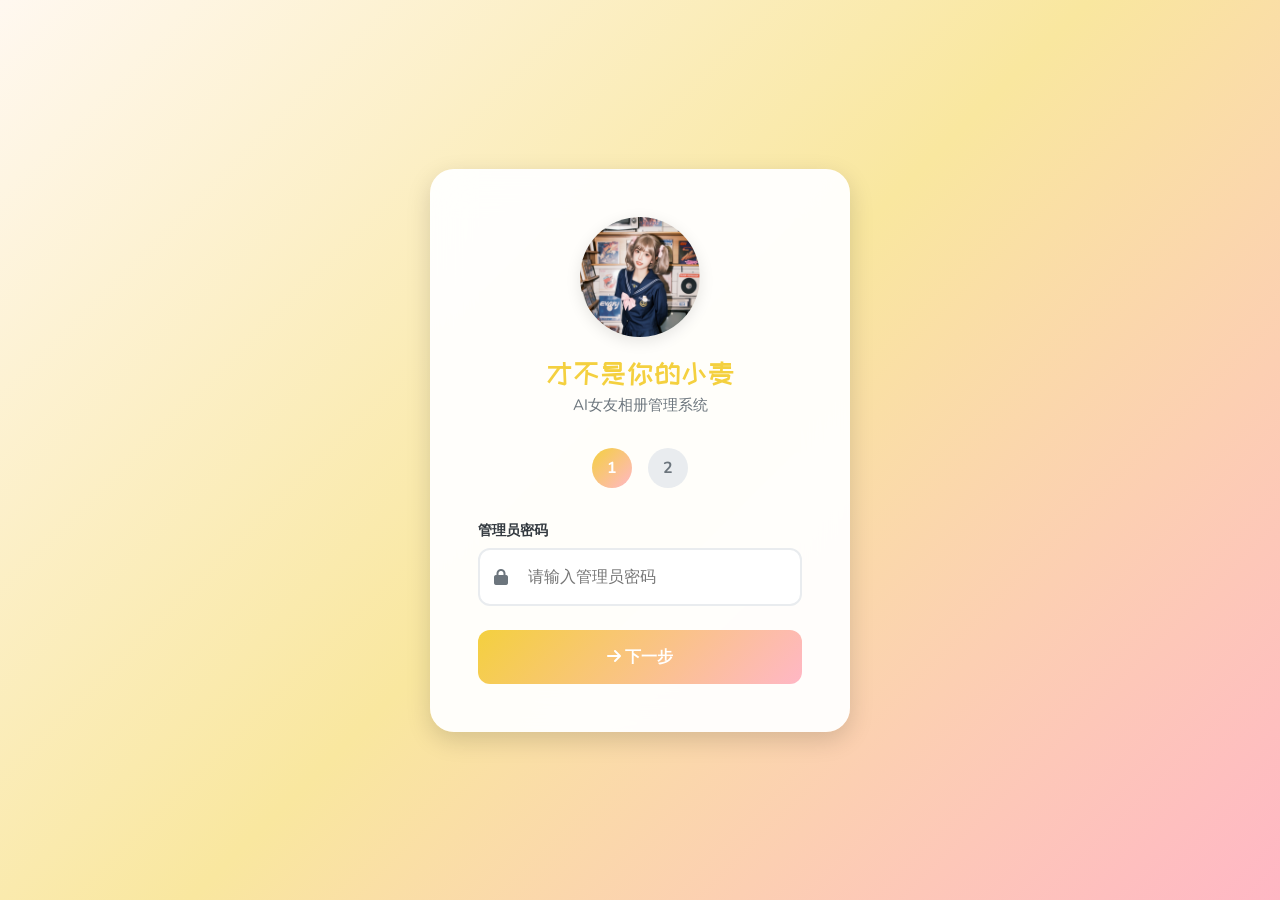
<file: src/admin.html>
<!DOCTYPE html>
<html lang="zh-CN">
<head>
    <meta charset="UTF-8">
    <meta name="viewport" content="width=device-width, initial-scale=1.0, maximum-scale=1.0, user-scalable=no, viewport-fit=cover">
    <title>管理员后台 - 才不是你的小麦</title>
    <link rel="icon" type="image/x-icon" href="favicon.ico">
    <link rel="shortcut icon" type="image/x-icon" href="favicon.ico">
    <link rel="stylesheet" href="css/fonts.css">
    <link rel="stylesheet" href="https://cdnjs.cloudflare.com/ajax/libs/font-awesome/6.4.0/css/all.min.css">
    <style>
        :root {
            --wheat-gold: #F4D03F;
            --wheat-gold-light: #F9E79F;
            --sakura-pink: #FFB7C5;
            --white: #FFFFFF;
            --cream: #FFF8F0;
            --gray-100: #F8F9FA;
            --gray-200: #E9ECEF;
            --gray-600: #6C757D;
            --gray-800: #343A40;
            --danger: #E53E3E;
            --success: #28a745;
            --radius-lg: 24px;
            --radius-md: 16px;
            --radius-sm: 12px;
            --shadow-sm: 0 2px 8px rgba(0,0,0,0.08);
            --shadow-md: 0 4px 16px rgba(0,0,0,0.12);
            --shadow-lg: 0 8px 24px rgba(0,0,0,0.15);
            --shadow-xl: 0 12px 40px rgba(0,0,0,0.2);
        }

        * {
            margin: 0;
            padding: 0;
            box-sizing: border-box;
        }

        body {
            font-family: 'Nunito', sans-serif;
            background: linear-gradient(135deg, #FFF8F0 0%, #F9E79F 50%, #FFB7C5 100%);
            min-height: 100vh;
        }

        /* 顶部导航 */
        .admin-header {
            background: rgba(255, 255, 255, 0.95);
            backdrop-filter: blur(20px);
            padding: 1rem 2rem;
            display: flex;
            justify-content: space-between;
            align-items: center;
            box-shadow: 0 2px 10px rgba(0,0,0,0.1);
            position: fixed;
            top: 0;
            left: 0;
            right: 0;
            z-index: 1000;
        }

        .admin-brand {
            display: flex;
            align-items: center;
            gap: 1rem;
        }

        .admin-logo {
            width: 45px;
            height: 45px;
            border-radius: 50%;
            object-fit: cover;
            border: 2px solid var(--wheat-gold);
        }

        .admin-title {
            font-family: 'ZCOOL KuaiLe', cursive;
            font-size: 1.5rem;
            color: var(--wheat-gold);
        }

        .admin-subtitle {
            font-size: 0.85rem;
            color: var(--gray-600);
        }

        .admin-actions {
            display: flex;
            gap: 1rem;
            align-items: center;
        }

        .btn {
            padding: 0.75rem 1.5rem;
            border: none;
            border-radius: 12px;
            font-size: 0.95rem;
            font-weight: 600;
            cursor: pointer;
            transition: all 0.3s ease;
            display: flex;
            align-items: center;
            gap: 0.5rem;
        }

        .btn-secondary {
            background: var(--gray-200);
            color: var(--gray-800);
        }

        .btn-secondary:hover {
            background: var(--gray-600);
            color: white;
        }

        .btn-danger {
            background: var(--danger);
            color: white;
        }

        .btn-danger:hover {
            background: #c53030;
        }

        /* 侧边栏 */
        .admin-layout {
            display: flex;
            margin-top: 80px;
            min-height: calc(100vh - 80px);
        }

        .admin-sidebar {
            width: 260px;
            background: rgba(255, 255, 255, 0.9);
            backdrop-filter: blur(20px);
            padding: 2rem 1rem;
            position: fixed;
            left: 0;
            top: 80px;
            bottom: 0;
            overflow-y: auto;
        }

        .sidebar-menu {
            list-style: none;
        }

        .sidebar-item {
            margin-bottom: 0.5rem;
        }

        .sidebar-link {
            display: flex;
            align-items: center;
            gap: 0.75rem;
            padding: 1rem 1.25rem;
            border-radius: 12px;
            color: var(--gray-800);
            text-decoration: none;
            transition: all 0.3s ease;
            cursor: pointer;
        }

        .sidebar-link:hover,
        .sidebar-link.active {
            background: linear-gradient(135deg, var(--wheat-gold), var(--sakura-pink));
            color: white;
        }

        .sidebar-link i {
            width: 24px;
            text-align: center;
        }

        /* 主内容区 */
        .admin-main {
            flex: 1;
            margin-left: 260px;
            padding: 2rem;
        }

        .page-title {
            font-size: 2rem;
            font-weight: 800;
            color: var(--gray-800);
            margin-bottom: 2rem;
            display: flex;
            align-items: center;
            gap: 0.75rem;
            position: relative;
        }

        .page-title::before {
            content: '';
            width: 6px;
            height: 2.5rem;
            background: linear-gradient(135deg, var(--wheat-gold), var(--sakura-pink));
            border-radius: 3px;
        }

        .page-title::after {
            content: '';
            position: absolute;
            bottom: -0.5rem;
            left: 0;
            width: 60px;
            height: 4px;
            background: linear-gradient(135deg, var(--wheat-gold), var(--sakura-pink));
            border-radius: 2px;
        }

        /* 统计卡片 */
        .stats-grid {
            display: grid;
            grid-template-columns: repeat(auto-fit, minmax(240px, 1fr));
            gap: 1.5rem;
            margin-bottom: 2rem;
        }

        .stat-card {
            background: rgba(255, 255, 255, 0.95);
            backdrop-filter: blur(20px);
            border-radius: var(--radius-lg);
            padding: 1.5rem;
            box-shadow: var(--shadow-lg);
            display: flex;
            align-items: center;
            gap: 1rem;
        }

        .stat-icon {
            width: 60px;
            height: 60px;
            border-radius: 16px;
            display: flex;
            align-items: center;
            justify-content: center;
            font-size: 1.5rem;
        }

        .stat-icon.blue {
            background: linear-gradient(135deg, #667eea, #764ba2);
            color: white;
        }

        .stat-icon.green {
            background: linear-gradient(135deg, #11998e, #38ef7d);
            color: white;
        }

        .stat-icon.orange {
            background: linear-gradient(135deg, #f093fb, #f5576c);
            color: white;
        }

        .stat-icon.purple {
            background: linear-gradient(135deg, #4facfe, #00f2fe);
            color: white;
        }

        .stat-info h3 {
            font-size: 2rem;
            font-weight: 700;
            color: var(--gray-800);
        }

        .stat-info p {
            color: var(--gray-600);
            font-size: 0.9rem;
        }

        /* 内容区域 */
        .content-section {
            display: none;
        }

        .content-section.active {
            display: block;
        }

        /* 照片管理 */
        .photo-grid {
            display: grid;
            grid-template-columns: repeat(auto-fill, minmax(220px, 1fr));
            gap: 1.5rem;
        }

        .photo-item {
            position: relative;
            background: white;
            border-radius: var(--radius-lg);
            overflow: hidden;
            box-shadow: var(--shadow-md);
            transition: all 0.3s ease;
            border: 2px solid transparent;
        }

        .photo-item:hover {
            transform: translateY(-8px);
            box-shadow: var(--shadow-xl);
            border-color: var(--wheat-gold);
        }

        .photo-item img {
            width: 100%;
            height: 180px;
            object-fit: cover;
            transition: transform 0.3s ease;
        }

        .photo-item:hover img {
            transform: scale(1.05);
        }

        .photo-overlay {
            position: absolute;
            top: 0;
            left: 0;
            right: 0;
            bottom: 0;
            background: linear-gradient(180deg, transparent 0%, rgba(0, 0, 0, 0.7) 100%);
            display: flex;
            align-items: flex-end;
            justify-content: center;
            padding: 1rem;
            opacity: 0;
            transition: opacity 0.3s ease;
            gap: 0.75rem;
        }

        .photo-item:hover .photo-overlay {
            opacity: 1;
        }

        .btn-view, .btn-delete {
            width: 44px;
            height: 44px;
            border-radius: 50%;
            border: none;
            cursor: pointer;
            display: flex;
            align-items: center;
            justify-content: center;
            font-size: 1.1rem;
            transition: all 0.3s ease;
            box-shadow: 0 4px 12px rgba(0, 0, 0, 0.3);
        }

        .btn-view {
            background: linear-gradient(135deg, #667eea, #764ba2);
            color: white;
        }

        .btn-view:hover {
            transform: scale(1.15) rotate(10deg);
            box-shadow: 0 6px 16px rgba(102, 126, 234, 0.5);
        }

        .btn-delete {
            background: linear-gradient(135deg, #f093fb, #f5576c);
            color: white;
        }

        .btn-delete:hover {
            transform: scale(1.15) rotate(-10deg);
            box-shadow: 0 6px 16px rgba(240, 147, 251, 0.5);
        }

        .photo-info {
            padding: 1rem;
            background: linear-gradient(135deg, #fff9f0 0%, #fff 100%);
        }

        .photo-info span {
            display: block;
            font-weight: 600;
            color: var(--gray-800);
            font-size: 0.95rem;
            margin-bottom: 0.25rem;
            overflow: hidden;
            text-overflow: ellipsis;
            white-space: nowrap;
        }

        .photo-info small {
            display: block;
            color: var(--gray-600);
            font-size: 0.85rem;
        }

        .photo-actions {
            display: flex;
            gap: 0.5rem;
            margin-top: 0.75rem;
        }

        .btn-small {
            padding: 0.5rem 1rem;
            font-size: 0.85rem;
            border-radius: 8px;
        }

        /* 照片操作栏 */
        .photo-actions-bar {
            background: linear-gradient(135deg, rgba(255, 255, 255, 0.95) 0%, rgba(255, 248, 240, 0.95) 100%);
            backdrop-filter: blur(20px);
            border-radius: var(--radius-lg);
            padding: 1rem 1.5rem;
            box-shadow: var(--shadow-md);
            border: 2px solid var(--wheat-gold-light);
            display: flex;
            justify-content: space-between;
            align-items: center;
            flex-wrap: wrap;
            gap: 1rem;
        }

        .actions-left {
            display: flex;
            align-items: center;
            gap: 1rem;
        }

        .actions-right {
            display: flex;
            gap: 0.75rem;
        }

        .select-all-label {
            display: flex;
            align-items: center;
            gap: 0.5rem;
            cursor: pointer;
            font-weight: 600;
            color: var(--gray-800);
        }

        .select-all-label input[type="checkbox"] {
            width: 18px;
            height: 18px;
            cursor: pointer;
            accent-color: var(--wheat-gold);
        }

        .selected-count {
            font-weight: 600;
            color: var(--wheat-gold);
            font-size: 0.95rem;
        }

        .btn-cancel, .btn-delete-selected {
            padding: 0.75rem 1.25rem;
            border-radius: var(--radius-md);
            border: none;
            cursor: pointer;
            font-weight: 600;
            font-size: 0.95rem;
            display: flex;
            align-items: center;
            gap: 0.5rem;
            transition: all 0.3s ease;
        }

        .btn-cancel {
            background: var(--gray-200);
            color: var(--gray-800);
        }

        .btn-cancel:hover {
            background: var(--gray-600);
            color: white;
            transform: translateY(-2px);
            box-shadow: var(--shadow-md);
        }

        .btn-delete-selected {
            background: linear-gradient(135deg, #f093fb, #f5576c);
            color: white;
            box-shadow: var(--shadow-sm);
        }

        .btn-delete-selected:hover {
            transform: translateY(-2px);
            box-shadow: var(--shadow-lg);
        }

        /* 选中的照片卡片样式 */
        .photo-item.selected {
            border-color: var(--wheat-gold);
            box-shadow: 0 0 0 4px rgba(244, 208, 63, 0.3);
        }

        .photo-checkbox {
            position: absolute;
            top: 0.75rem;
            left: 0.75rem;
            width: 24px;
            height: 24px;
            cursor: pointer;
            accent-color: var(--wheat-gold);
            z-index: 10;
            opacity: 0;
            transition: opacity 0.3s ease;
        }

        .photo-item:hover .photo-checkbox,
        .photo-item.selected .photo-checkbox {
            opacity: 1;
        }

        /* 分页控件 */
        .pagination {
            display: flex;
            justify-content: center;
            align-items: center;
            gap: 1rem;
            margin-top: 2rem;
            padding: 1.5rem;
            background: rgba(255, 255, 255, 0.95);
            backdrop-filter: blur(20px);
            border-radius: var(--radius-lg);
            box-shadow: var(--shadow-md);
        }

        .pagination-btn {
            display: flex;
            align-items: center;
            gap: 0.5rem;
            padding: 0.75rem 1.5rem;
            background: linear-gradient(135deg, var(--wheat-gold), var(--sakura-pink));
            color: white;
            border: none;
            border-radius: 12px;
            font-size: 1rem;
            font-weight: 600;
            cursor: pointer;
            transition: all 0.3s ease;
        }

        .pagination-btn:hover:not(:disabled) {
            transform: translateY(-2px);
            box-shadow: var(--shadow-lg);
        }

        .pagination-btn:disabled {
            opacity: 0.5;
            cursor: not-allowed;
            transform: none;
        }

        .pagination-info {
            font-size: 1rem;
            font-weight: 600;
            color: var(--gray-700);
        }

        /* 设置页面 */
        .settings-container {
            display: grid;
            grid-template-columns: repeat(2, 1fr);
            gap: 2rem;
            max-width: 1200px;
        }

        .settings-form {
            background: rgba(255, 255, 255, 0.95);
            backdrop-filter: blur(20px);
            border-radius: var(--radius-lg);
            padding: 2rem;
            box-shadow: var(--shadow-lg);
        }

        .settings-form.full-width {
            grid-column: 1 / -1;
        }

        .form-group {
            margin-bottom: 1.5rem;
        }

        .form-label {
            display: block;
            margin-bottom: 0.5rem;
            font-weight: 600;
            color: var(--gray-800);
        }

        .form-input {
            width: 100%;
            padding: 0.875rem 1rem;
            border: 2px solid var(--gray-200);
            border-radius: 12px;
            font-size: 1rem;
            transition: all 0.3s ease;
        }

        .form-input:focus {
            outline: none;
            border-color: var(--wheat-gold);
        }

        .form-hint {
            font-size: 0.85rem;
            color: var(--gray-600);
            margin-top: 0.5rem;
        }

        /* 上传区域 */
        .upload-section {
            background: rgba(255, 255, 255, 0.95);
            backdrop-filter: blur(20px);
            border-radius: var(--radius-lg);
            padding: 2rem;
            box-shadow: var(--shadow-lg);
            margin-bottom: 2rem;
        }

        .upload-area {
            border: 3px dashed var(--wheat-gold);
            border-radius: var(--radius-md);
            padding: 3rem;
            text-align: center;
            cursor: pointer;
            transition: all 0.3s ease;
        }

        .upload-area:hover {
            background: rgba(244, 208, 63, 0.1);
        }

        .upload-area i {
            font-size: 3rem;
            color: var(--wheat-gold);
            margin-bottom: 1rem;
        }

        .upload-area h3 {
            color: var(--gray-800);
            margin-bottom: 0.5rem;
        }

        .upload-area p {
            color: var(--gray-600);
        }

        /* 空状态 */
        .empty-state {
            text-align: center;
            padding: 5rem 2rem;
            color: var(--gray-600);
            background: linear-gradient(135deg, rgba(255, 255, 255, 0.8) 0%, rgba(255, 248, 240, 0.9) 100%);
            border-radius: var(--radius-lg);
            border: 2px dashed var(--wheat-gold-light);
            margin-top: 2rem;
        }

        .empty-state i {
            font-size: 5rem;
            margin-bottom: 1.5rem;
            background: linear-gradient(135deg, var(--wheat-gold), var(--sakura-pink));
            -webkit-background-clip: text;
            -webkit-text-fill-color: transparent;
            background-clip: text;
        }

        .empty-state h3 {
            font-size: 1.5rem;
            color: var(--gray-800);
            margin-bottom: 0.5rem;
        }

        .empty-state p {
            font-size: 1rem;
            color: var(--gray-600);
        }

        /* 加载动画 */
        .loading-overlay {
            position: fixed;
            top: 0;
            left: 0;
            right: 0;
            bottom: 0;
            background: rgba(255,255,255,0.9);
            display: flex;
            align-items: center;
            justify-content: center;
            z-index: 9999;
        }

        .loading-spinner {
            width: 50px;
            height: 50px;
            border: 4px solid var(--gray-200);
            border-top-color: var(--wheat-gold);
            border-radius: 50%;
            animation: spin 1s linear infinite;
        }

        @keyframes spin {
            to { transform: rotate(360deg); }
        }

        .hidden {
            display: none !important;
        }

        /* 响应式 */
        @media (max-width: 768px) {
            .admin-header {
                padding: 0.75rem 1rem;
            }
            
            .admin-logo {
                width: 35px;
                height: 35px;
            }
            
            .admin-title {
                font-size: 1.1rem;
            }
            
            .admin-subtitle {
                font-size: 0.75rem;
            }
            
            .admin-actions {
                gap: 0.5rem;
            }

            .admin-actions .btn {
                padding: 0.5rem 0.75rem;
                font-size: 0.8rem;
            }

            .admin-actions .btn span {
                display: none;
            }
            
            .admin-sidebar {
                width: 100%;
                position: fixed;
                bottom: 0;
                left: 0;
                top: auto;
                padding: 0.5rem;
                z-index: 100;
            }
            
            .sidebar-menu {
                display: flex;
                justify-content: space-around;
                gap: 0;
            }
            
            .sidebar-item {
                margin: 0;
            }
            
            .sidebar-link {
                flex-direction: column;
                padding: 0.5rem;
                font-size: 0.7rem;
                gap: 0.25rem;
            }
            
            .sidebar-link i {
                font-size: 1.2rem;
            }
            
            .sidebar-link span {
                display: block;
            }
            
            .admin-main {
                margin-left: 0;
                padding: 1rem;
                padding-bottom: 90px;
            }
            
            .admin-layout {
                flex-direction: column;
            }
            
            .stats-grid {
                grid-template-columns: repeat(2, 1fr);
                gap: 1rem;
            }
            
            .stat-card {
                padding: 1rem;
            }
            
            .stat-icon {
                width: 45px;
                height: 45px;
                font-size: 1.2rem;
            }
            
            .stat-info h3 {
                font-size: 1.5rem;
            }
            
            .settings-form {
                padding: 1.5rem;
            }

            .settings-container {
                grid-template-columns: 1fr;
            }
        }

        @media (max-width: 480px) {
            .stats-grid {
                grid-template-columns: 1fr;
            }
            
            .page-title {
                font-size: 1.4rem;
            }
            
            .upload-area {
                padding: 2rem 1rem;
            }
            
            .photo-grid {
                grid-template-columns: repeat(2, 1fr);
                gap: 1rem;
            }
        }
    </style>
</head>
<body>
    <!-- 加载动画 -->
    <div class="loading-overlay" id="loading">
        <div class="loading-spinner"></div>
    </div>

    <!-- 顶部导航 -->
    <header class="admin-header">
        <div class="admin-brand">
            <img src="images/logo.png" alt="Logo" class="admin-logo">
            <div>
                <div class="admin-title">才不是你的小麦</div>
                <div class="admin-subtitle">管理员后台</div>
            </div>
        </div>
        <div class="admin-actions">
            <button class="btn btn-secondary" onclick="window.location.href='index.html'">
                <i class="fas fa-home"></i> 返回首页
            </button>
            <button class="btn btn-danger" id="logout-btn">
                <i class="fas fa-sign-out-alt"></i> 退出登录
            </button>
        </div>
    </header>

    <div class="admin-layout">
        <!-- 侧边栏 -->
        <aside class="admin-sidebar">
            <ul class="sidebar-menu">
                <li class="sidebar-item">
                    <a class="sidebar-link active" data-page="dashboard">
                        <i class="fas fa-chart-line"></i>
                        <span>数据概览</span>
                    </a>
                </li>
                <li class="sidebar-item">
                    <a class="sidebar-link" data-page="photos">
                        <i class="fas fa-images"></i>
                        <span>照片管理</span>
                    </a>
                </li>
                <li class="sidebar-item">
                    <a class="sidebar-link" data-page="upload">
                        <i class="fas fa-cloud-upload-alt"></i>
                        <span>上传照片</span>
                    </a>
                </li>
                <li class="sidebar-item">
                    <a class="sidebar-link" data-page="music">
                        <i class="fas fa-music"></i>
                        <span>音乐管理</span>
                    </a>
                </li>
                <li class="sidebar-item">
                    <a class="sidebar-link" data-page="settings">
                        <i class="fas fa-cog"></i>
                        <span>系统设置</span>
                    </a>
                </li>
            </ul>
        </aside>

        <!-- 主内容区 -->
        <main class="admin-main">
            <!-- 数据概览 -->
            <section class="content-section active" id="page-dashboard">
                <h1 class="page-title">数据概览</h1>
                <div class="stats-grid">
                    <div class="stat-card">
                        <div class="stat-icon blue">
                            <i class="fas fa-images"></i>
                        </div>
                        <div class="stat-info">
                            <h3 id="stat-photos">0</h3>
                            <p>总照片数</p>
                        </div>
                    </div>
                    <div class="stat-card">
                        <div class="stat-icon green">
                            <i class="fas fa-calendar"></i>
                        </div>
                        <div class="stat-info">
                            <h3 id="stat-days">0</h3>
                            <p>记录天数</p>
                        </div>
                    </div>
                    <div class="stat-card">
                        <div class="stat-icon orange">
                            <i class="fas fa-heart"></i>
                        </div>
                        <div class="stat-info">
                            <h3 id="stat-likes">0</h3>
                            <p>总点赞数</p>
                        </div>
                    </div>
                    <div class="stat-card">
                        <div class="stat-icon purple">
                            <i class="fas fa-hdd"></i>
                        </div>
                        <div class="stat-info">
                            <h3 id="stat-storage">0MB</h3>
                            <p>存储占用</p>
                        </div>
                    </div>
                </div>
            </section>

            <!-- 照片管理 -->
            <section class="content-section" id="page-photos">
                <h1 class="page-title">照片管理</h1>
                <div class="photos-toolbar" style="display: flex; justify-content: space-between; align-items: center; margin-bottom: 1.5rem; flex-wrap: wrap; gap: 1rem;">
                    <div class="per-page-selector">
                        <label style="color: var(--gray-600); font-size: 0.9rem; margin-right: 0.5rem;">每页显示：</label>
                        <select id="per-page-select" onchange="changePerPage(this.value)" style="padding: 0.5rem 1rem; border: 2px solid var(--wheat-gold-light); border-radius: 8px; background: white; color: var(--gray-800); font-size: 0.9rem; cursor: pointer;">
                            <option value="30" selected>30条</option>
                            <option value="50">50条</option>
                            <option value="100">100条</option>
                            <option value="200">200条</option>
                            <option value="500">500条</option>
                        </select>
                    </div>
                    <div>
                        <button class="btn" style="background: linear-gradient(135deg, #667eea, #764ba2); color: white;" onclick="deduplicatePhotos()">
                            <i class="fas fa-sync-alt"></i> 一键去重
                        </button>
                    </div>
                </div>
                <div class="photo-actions-bar" id="photo-actions-bar" style="display: none; margin-bottom: 1.5rem;">
                    <div class="actions-left">
                        <label class="select-all-label">
                            <input type="checkbox" id="select-all-checkbox" onchange="toggleSelectAll()">
                            <span>全选</span>
                        </label>
                        <span class="selected-count" id="selected-count">已选择 0 张</span>
                    </div>
                    <div class="actions-right">
                        <button class="btn-cancel" onclick="cancelSelection()">
                            <i class="fas fa-times"></i>
                            取消选择
                        </button>
                        <button class="btn-delete-selected" onclick="deleteSelectedPhotos()">
                            <i class="fas fa-trash"></i>
                            删除选中
                        </button>
                    </div>
                </div>
                <div class="photo-grid" id="photo-grid">
                    <!-- 照片列表将在这里动态生成 -->
                </div>
                <div class="pagination" id="pagination" style="display: none;">
                    <button class="pagination-btn" id="prev-page" onclick="goToPrevPage()">
                        <i class="fas fa-chevron-left"></i>
                        上一页
                    </button>
                    <span class="pagination-info" id="pagination-info"></span>
                    <button class="pagination-btn" id="next-page" onclick="goToNextPage()">
                        下一页
                        <i class="fas fa-chevron-right"></i>
                    </button>
                </div>
                <div class="empty-state" id="empty-photos">
                    <i class="fas fa-images"></i>
                    <h3>暂无照片</h3>
                    <p>点击左侧"上传照片"添加您的第一张照片</p>
                </div>
            </section>

            <!-- 上传照片 -->
            <section class="content-section" id="page-upload">
                <h1 class="page-title">上传照片</h1>
                <div class="upload-section">
                    <div class="upload-area" id="upload-area">
                        <i class="fas fa-cloud-upload-alt"></i>
                        <h3>点击或拖拽照片到这里</h3>
                        <p>支持 JPG、PNG、GIF 格式，单张最大 50MB</p>
                        <input type="file" id="file-input" multiple accept="image/*" hidden>
                    </div>
                    <div id="upload-preview" style="margin-top: 1.5rem;"></div>
                    <div id="upload-progress" style="display: none; margin-top: 1rem;">
                        <div style="background: var(--gray-200); border-radius: 8px; overflow: hidden;">
                            <div id="progress-bar" style="width: 0%; height: 8px; background: linear-gradient(90deg, var(--wheat-gold), var(--sakura-pink)); transition: width 0.3s;"></div>
                        </div>
                        <p style="text-align: center; margin-top: 0.5rem; color: var(--gray-600);">
                            上传中... <span id="progress-text">0%</span>
                        </p>
                    </div>
                </div>
            </section>

            <!-- 音乐管理 -->
            <section class="content-section" id="page-music">
                <h1 class="page-title">音乐管理</h1>
                <div class="upload-section">
                    <div class="upload-area" id="music-upload-area">
                        <i class="fas fa-music"></i>
                        <h3>点击或拖拽音乐文件到这里</h3>
                        <p>支持 MP3、WAV、OGG 格式</p>
                        <input type="file" id="music-input" multiple accept="audio/*" hidden>
                    </div>
                    <div id="music-list" style="margin-top: 2rem;">
                        <!-- 音乐列表将在这里显示 -->
                    </div>
                </div>
            </section>

            <!-- 系统设置 -->
            <section class="content-section" id="page-settings">
                <h1 class="page-title">系统设置</h1>

                <div class="settings-container">
                <!-- 修改密码 -->
                <div class="settings-form">
                    <h3 style="margin-bottom: 1.5rem; color: var(--gray-800);">
                        <i class="fas fa-lock" style="color: var(--wheat-gold);"></i>
                        修改登录密码
                    </h3>
                    <div class="form-group">
                        <label class="form-label">当前密码</label>
                        <input type="password" class="form-input" id="current-password" placeholder="请输入当前密码">
                    </div>
                    <div class="form-group">
                        <label class="form-label">新密码</label>
                        <input type="password" class="form-input" id="new-password" placeholder="请输入新密码（至少6位）">
                    </div>
                    <div class="form-group">
                        <label class="form-label">确认新密码</label>
                        <input type="password" class="form-input" id="confirm-password" placeholder="请再次输入新密码">
                    </div>
                    <button class="btn btn-secondary" onclick="changePassword()">
                        <i class="fas fa-key"></i> 修改密码
                    </button>
                </div>

                <!-- 2FA设置 -->
                <div class="settings-form">
                    <h3 style="margin-bottom: 1.5rem; color: var(--gray-800);">
                        <i class="fas fa-shield-alt" style="color: var(--sakura-pink);"></i>
                        两步验证设置 (Google Authenticator)
                    </h3>
                    
                    <!-- 2FA 状态显示 -->
                    <div id="2fa-status" style="margin-bottom: 1.5rem;">
                        <p style="color: var(--gray-600);">
                            <i class="fas fa-circle" style="color: var(--gray-400);" id="2fa-status-icon"></i>
                            <span id="2fa-status-text">正在检查状态...</span>
                        </p>
                    </div>
                    
                    <!-- 启用2FA按钮 -->
                    <button class="btn btn-secondary" id="btn-enable-2fa" onclick="show2FASetup()" style="display: none;">
                        <i class="fas fa-qrcode"></i> 启用两步验证
                    </button>
                    
                    <!-- 禁用2FA按钮 -->
                    <button class="btn btn-danger" id="btn-disable-2fa" onclick="disable2FA()" style="display: none;">
                        <i class="fas fa-times-circle"></i> 禁用两步验证
                    </button>
                    
                    <!-- 2FA 设置面板 -->
                    <div id="twofa-setup-panel" style="display: none; margin-top: 2rem; padding: 1.5rem; background: var(--gray-100); border-radius: 12px;">
                        <h4 style="margin-bottom: 1rem; color: var(--gray-800);">扫描二维码绑定</h4>
                        <p style="color: var(--gray-600); margin-bottom: 1rem; font-size: 0.9rem;">
                            请使用 Google Authenticator 或类似应用扫描下方二维码
                        </p>
                        
                        <!-- 二维码容器 -->
                        <div style="text-align: center; margin-bottom: 1.5rem;">
                            <div id="2fa-qr-code" style="display: inline-block; padding: 1rem; background: white; border-radius: 8px;"></div>
                        </div>
                        
                        <!-- 密钥显示 -->
                        <div style="margin-bottom: 1.5rem;">
                            <p style="color: var(--gray-600); font-size: 0.85rem; margin-bottom: 0.5rem;">如果无法扫描，请手动输入以下密钥：</p>
                            <div style="background: white; padding: 0.75rem; border-radius: 8px; font-family: monospace; font-size: 1rem; word-break: break-all;" id="2fa-secret-display"></div>
                        </div>
                        
                        <!-- 验证码输入 -->
                        <div class="form-group">
                            <label class="form-label">请输入 Google Authenticator 中的6位验证码以完成绑定</label>
                            <div class="otp-inputs" style="display: flex; gap: 0.5rem; justify-content: center; margin-top: 0.5rem;">
                                <input type="text" class="otp-input" maxlength="1" data-index="0" style="width: 45px; height: 55px; text-align: center; font-size: 1.2rem; border: 2px solid var(--gray-300); border-radius: 8px;">
                                <input type="text" class="otp-input" maxlength="1" data-index="1" style="width: 45px; height: 55px; text-align: center; font-size: 1.2rem; border: 2px solid var(--gray-300); border-radius: 8px;">
                                <input type="text" class="otp-input" maxlength="1" data-index="2" style="width: 45px; height: 55px; text-align: center; font-size: 1.2rem; border: 2px solid var(--gray-300); border-radius: 8px;">
                                <input type="text" class="otp-input" maxlength="1" data-index="3" style="width: 45px; height: 55px; text-align: center; font-size: 1.2rem; border: 2px solid var(--gray-300); border-radius: 8px;">
                                <input type="text" class="otp-input" maxlength="1" data-index="4" style="width: 45px; height: 55px; text-align: center; font-size: 1.2rem; border: 2px solid var(--gray-300); border-radius: 8px;">
                                <input type="text" class="otp-input" maxlength="1" data-index="5" style="width: 45px; height: 55px; text-align: center; font-size: 1.2rem; border: 2px solid var(--gray-300); border-radius: 8px;">
                            </div>
                        </div>
                        
                        <div style="display: flex; gap: 1rem; margin-top: 1.5rem;">
                            <button class="btn btn-secondary" onclick="cancel2FASetup()" style="flex: 1;">
                                取消
                            </button>
                            <button class="btn btn-primary" onclick="verifyAndSave2FA()" style="flex: 1;">
                                <i class="fas fa-check"></i> 完成绑定
                            </button>
                        </div>
                    </div>
                </div>

                <!-- 网站设置 -->
                <div class="settings-form">
                    <h3 style="margin-bottom: 1.5rem; color: var(--gray-800);">
                        <i class="fas fa-cog" style="color: var(--gray-600);"></i>
                        网站设置
                    </h3>
                    <div class="form-group">
                        <label class="form-label">网站名称</label>
                        <input type="text" class="form-input" id="setting-sitename" value="才不是你的小麦">
                    </div>
                    <button class="btn btn-secondary" onclick="saveSiteSettings()">
                        <i class="fas fa-save"></i> 保存设置
                    </button>
                </div>

                <!-- 百度内容审核设置 -->
                <div class="settings-form" style="margin-top: 2rem;">
                    <h3 style="margin-bottom: 1.5rem; color: var(--gray-800);">
                        <i class="fas fa-shield-alt" style="color: var(--gray-600);"></i>
                        百度内容审核
                    </h3>
                    <div class="form-group">
                        <label class="form-label">
                            <input type="checkbox" id="censor-enabled" style="margin-right: 0.5rem;">
                            启用图片内容审核
                        </label>
                        <p style="font-size: 0.85rem; color: var(--gray-600); margin-top: 0.5rem;">
                            开启后，上传的图片将自动进行违规内容检测
                        </p>
                    </div>
                    <div class="form-group">
                        <label class="form-label">API Key</label>
                        <input type="text" class="form-input" id="censor-api-key" placeholder="请输入百度智能云API Key">
                    </div>
                    <div class="form-group">
                        <label class="form-label">Secret Key</label>
                        <input type="password" class="form-input" id="censor-secret-key" placeholder="请输入百度智能云Secret Key">
                    </div>
                    <button class="btn btn-secondary" onclick="saveCensorSettings()">
                        <i class="fas fa-save"></i> 保存审核设置
                    </button>
                </div>
                </div>
            </section>
        </main>
    </div>

    <script>
        // 检查登录状态
        function checkLogin() {
            const loggedIn = sessionStorage.getItem('admin_logged_in');
            if (!loggedIn) {
                window.location.href = 'login.html';
                return false;
            }
            return true;
        }

        // 页面切换
        document.querySelectorAll('.sidebar-link').forEach(link => {
            link.addEventListener('click', () => {
                const page = link.dataset.page;
                
                // 更新侧边栏激活状态
                document.querySelectorAll('.sidebar-link').forEach(l => l.classList.remove('active'));
                link.classList.add('active');
                
                // 切换内容区域
                document.querySelectorAll('.content-section').forEach(section => {
                    section.classList.remove('active');
                });
                document.getElementById(`page-${page}`).classList.add('active');
            });
        });

        // 退出登录
        document.getElementById('logout-btn').addEventListener('click', () => {
            sessionStorage.removeItem('admin_logged_in');
            sessionStorage.removeItem('login_time');
            window.location.href = 'login.html';
        });

        // 上传功能
        function initUpload() {
            const uploadArea = document.getElementById('upload-area');
            const fileInput = document.getElementById('file-input');
            
            uploadArea.addEventListener('click', () => fileInput.click());
            
            uploadArea.addEventListener('dragover', (e) => {
                e.preventDefault();
                uploadArea.style.background = 'rgba(244, 208, 63, 0.2)';
            });
            
            uploadArea.addEventListener('dragleave', () => {
                uploadArea.style.background = '';
            });
            
            uploadArea.addEventListener('drop', (e) => {
                e.preventDefault();
                uploadArea.style.background = '';
                handleFiles(e.dataTransfer.files);
            });
            
            fileInput.addEventListener('change', (e) => {
                handleFiles(e.target.files);
            });
        }

        async function handleFiles(files) {
            const preview = document.getElementById('upload-preview');
            const progressDiv = document.getElementById('upload-progress');
            const progressBar = document.getElementById('progress-bar');
            const progressText = document.getElementById('progress-text');
            
            preview.innerHTML = '';
            
            // 过滤图片文件
            const imageFiles = Array.from(files).filter(file => file.type.startsWith('image/'));
            
            if (imageFiles.length === 0) {
                alert('请选择图片文件');
                return;
            }
            
            // 显示预览
            const imagePreviews = [];
            imageFiles.forEach(file => {
                const reader = new FileReader();
                reader.onload = (e) => {
                    const img = document.createElement('img');
                    img.src = e.target.result;
                    img.style.width = '100px';
                    img.style.height = '100px';
                    img.style.objectFit = 'cover';
                    img.style.borderRadius = '8px';
                    img.style.margin = '5px';
                    preview.appendChild(img);
                    imagePreviews.push({ file: file, src: e.target.result });
                };
                reader.readAsDataURL(file);
            });
            
            // 显示进度条
            progressDiv.style.display = 'block';
            progressBar.style.width = '0%';
            progressText.textContent = '0%';
            
            // 分批上传 - 每次 15 张
            const BATCH_SIZE = 15;
            let totalUploaded = 0;
            let totalFailed = 0;
            let failedFiles = [];
            
            for (let i = 0; i < imageFiles.length; i += BATCH_SIZE) {
                const batch = imageFiles.slice(i, i + BATCH_SIZE);
                
                // 创建 FormData
                const formData = new FormData();
                batch.forEach(file => {
                    formData.append('files[]', file);
                });
                
                try {
                    const response = await fetch('api/upload.php', {
                        method: 'POST',
                        body: formData,
                        credentials: 'include'
                    });
                    
                    const data = await response.json();
                    
                    if (data.success) {
                        totalUploaded += data.count || 0;
                    } else {
                        totalFailed += batch.length;
                        // 记录失败的文件
                        batch.forEach(f => {
                            const preview = imagePreviews.find(p => p.file.name === f.name);
                            failedFiles.push({
                                name: f.name,
                                src: preview ? preview.src : '',
                                message: data.message || '上传失败'
                            });
                        });
                    }
                } catch (error) {
                    console.error('批次上传错误:', error);
                    totalFailed += batch.length;
                    batch.forEach(f => {
                        const preview = imagePreviews.find(p => p.file.name === f.name);
                        failedFiles.push({
                            name: f.name,
                            src: preview ? preview.src : '',
                            message: error.message || '上传失败'
                        });
                    });
                }
                
                // 更新进度
                const progress = Math.round(((i + BATCH_SIZE) / imageFiles.length) * 100);
                progressBar.style.width = Math.min(progress, 100) + '%';
                progressText.textContent = Math.min(progress, 100) + '%';
            }
            
            // 完成
            progressBar.style.width = '100%';
            progressText.textContent = '100%';
            
            setTimeout(() => {
                let message = '';
                if (totalUploaded > 0 && totalFailed === 0) {
                    message = `成功上传 ${totalUploaded} 张照片！`;
                } else if (totalUploaded > 0 && totalFailed > 0) {
                    message = `成功上传 ${totalUploaded} 张照片，失败 ${totalFailed} 张`;
                } else {
                    message = '上传失败，请重试';
                }
                
                // 显示失败原因
                if (failedFiles.length > 0) {
                    const failDetails = failedFiles.map(f => `• ${f.name}: ${f.message}`).join('\n');
                    message += '\n\n失败原因：\n' + failDetails;
                }
                
                alert(message);
                progressDiv.style.display = 'none';
                
                // 如果有失败的文件，保留预览并标记失败的图片
                if (failedFiles.length > 0) {
                    preview.innerHTML = '';
                    failedFiles.forEach(fail => {
                        const failedImg = document.createElement('div');
                        failedImg.style.display = 'inline-block';
                        failedImg.style.position = 'relative';
                        failedImg.style.width = '100px';
                        failedImg.style.height = '100px';
                        failedImg.style.margin = '5px';
                        failedImg.style.borderRadius = '8px';
                        failedImg.style.overflow = 'hidden';
                        
                        const img = document.createElement('img');
                        img.src = fail.src;
                        img.style.width = '100px';
                        img.style.height = '100px';
                        img.style.objectFit = 'cover';
                        failedImg.appendChild(img);
                        
                        const failBadge = document.createElement('div');
                        failBadge.style.position = 'absolute';
                        failBadge.style.top = '0';
                        failBadge.style.left = '0';
                        failBadge.style.right = '0';
                        failBadge.style.bottom = '0';
                        failBadge.style.background = 'rgba(255, 0, 0, 0.7)';
                        failBadge.style.display = 'flex';
                        failBadge.style.alignItems = 'center';
                        failBadge.style.justifyContent = 'center';
                        failBadge.style.color = 'white';
                        failBadge.style.fontSize = '10px';
                        failBadge.style.textAlign = 'center';
                        failBadge.style.padding = '2px';
                        failBadge.textContent = '失败';
                        failedImg.appendChild(failBadge);
                        
                        preview.appendChild(failedImg);
                    });
                } else {
                    preview.innerHTML = '';
                }
                
                loadPhotos(); // 刷新照片列表
                loadStats(); // 刷新统计数据
            }, 500);
        }

        // 加载照片列表
        let allPhotos = [];
        let selectedPhotoIds = new Set();
        let currentPage = 1;
        let paginationData = null;
        let perPage = 30; // 默认每页30条，可修改
        
        async function loadPhotos(page = 1) {
            const grid = document.getElementById('photo-grid');
            const emptyState = document.getElementById('empty-photos');
            const pagination = document.getElementById('pagination');
            
            try {
                const response = await fetch(`api/gallery.php?action=list&page=${page}&per_page=${perPage}`);
                const data = await response.json();
                
                if (!data.success) {
                    grid.innerHTML = `<p style="color: red; text-align: center;">加载失败: ${data.message}</p>`;
                    return;
                }
                
                currentPage = page;
                allPhotos = data.photos || [];
                paginationData = data.pagination || null;
                selectedPhotoIds.clear();
                updateSelectionUI();
                
                if (allPhotos.length === 0 && currentPage === 1) {
                    emptyState.style.display = 'block';
                    grid.innerHTML = '';
                    pagination.style.display = 'none';
                    return;
                }
                
                emptyState.style.display = 'none';
                grid.innerHTML = allPhotos.map(photo => `
                    <div class="photo-item" data-id="${photo.id}" id="photo-${photo.id}">
                        <input type="checkbox" class="photo-checkbox" 
                               data-id="${photo.id}" 
                               onchange="togglePhotoSelection(${photo.id})">
                        <img src="${photo.thumb_path}" alt="${photo.original_name}" loading="lazy">
                        <div class="photo-overlay">
                            <button class="btn-view" onclick="viewPhoto('${photo.file_path}')">
                                <i class="fas fa-eye"></i>
                            </button>
                            <button class="btn-delete" onclick="deleteSinglePhoto(${photo.id})">
                                <i class="fas fa-trash"></i>
                            </button>
                        </div>
                        <div class="photo-info">
                            <span>${photo.original_name}</span>
                            <small>${new Date(photo.uploaded_at).toLocaleDateString()}</small>
                        </div>
                    </div>
                `).join('');
                
                updatePaginationUI();
                
            } catch (error) {
                console.error('加载照片失败:', error);
                grid.innerHTML = '<p style="color: red; text-align: center;">加载失败，请刷新重试</p>';
            }
        }
        
        function updatePaginationUI() {
            const pagination = document.getElementById('pagination');
            const prevBtn = document.getElementById('prev-page');
            const nextBtn = document.getElementById('next-page');
            const paginationInfo = document.getElementById('pagination-info');
            
            if (!paginationData || paginationData.total_pages <= 1) {
                pagination.style.display = 'none';
                return;
            }
            
            pagination.style.display = 'flex';
            
            prevBtn.disabled = currentPage <= 1;
            nextBtn.disabled = currentPage >= paginationData.total_pages;
            
            paginationInfo.textContent = `第 ${currentPage} / ${paginationData.total_pages} 页 (共 ${paginationData.total} 张)`;
        }
        
        function goToPrevPage() {
            if (currentPage > 1) {
                loadPhotos(currentPage - 1);
            }
        }
        
        function goToNextPage() {
            if (paginationData && currentPage < paginationData.total_pages) {
                loadPhotos(currentPage + 1);
            }
        }
        
        // 切换每页显示数量
        function changePerPage(value) {
            perPage = parseInt(value);
            currentPage = 1; // 重置到第一页
            loadPhotos(1);
        }
        
        // 查看照片
        function viewPhoto(url) {
            window.open(url, '_blank');
        }
        
        // 切换单张照片选择状态
        function togglePhotoSelection(id) {
            if (selectedPhotoIds.has(id)) {
                selectedPhotoIds.delete(id);
            } else {
                selectedPhotoIds.add(id);
            }
            updateSelectionUI();
        }
        
        // 全选/取消全选
        function toggleSelectAll() {
            const selectAllCheckbox = document.getElementById('select-all-checkbox');
            
            if (selectAllCheckbox.checked) {
                allPhotos.forEach(photo => {
                    selectedPhotoIds.add(photo.id);
                });
            } else {
                selectedPhotoIds.clear();
            }
            
            updateSelectionUI();
        }
        
        // 取消选择
        function cancelSelection() {
            selectedPhotoIds.clear();
            updateSelectionUI();
        }
        
        // 一键去重
        async function deduplicatePhotos() {
            if (!confirm('确定要执行一键去重吗？系统将保留上传时间最早的照片，删除其他重复照片。')) {
                return;
            }
            
            const loading = document.getElementById('loading');
            loading.classList.remove('hidden');
            
            try {
                const response = await fetch('api/gallery.php?action=deduplicate');
                const data = await response.json();
                
                if (data.success) {
                    alert(`去重完成！删除了 ${data.deleted_count} 张重复照片。`);
                    loadPhotos(); // 刷新照片列表
                    loadStats(); // 刷新统计数据
                } else {
                    alert(`去重失败: ${data.message}`);
                }
            } catch (error) {
                console.error('去重失败:', error);
                alert('去重失败，请刷新重试');
            } finally {
                loading.classList.add('hidden');
            }
        }
        
        // 更新选择UI
        function updateSelectionUI() {
            const actionsBar = document.getElementById('photo-actions-bar');
            const selectedCountEl = document.getElementById('selected-count');
            const selectAllCheckbox = document.getElementById('select-all-checkbox');
            
            if (selectedPhotoIds.size > 0) {
                actionsBar.style.display = 'flex';
            } else {
                actionsBar.style.display = 'none';
            }
            
            selectedCountEl.textContent = `已选择 ${selectedPhotoIds.size} 张`;
            
            selectAllCheckbox.checked = allPhotos.length > 0 && selectedPhotoIds.size === allPhotos.length;
            
            allPhotos.forEach(photo => {
                const photoEl = document.getElementById(`photo-${photo.id}`);
                const checkboxEl = document.querySelector(`.photo-checkbox[data-id="${photo.id}"]`);
                
                if (photoEl) {
                    if (selectedPhotoIds.has(photo.id)) {
                        photoEl.classList.add('selected');
                    } else {
                        photoEl.classList.remove('selected');
                    }
                }
                
                if (checkboxEl) {
                    checkboxEl.checked = selectedPhotoIds.has(photo.id);
                }
            });
        }
        
        // 删除单张照片
        async function deleteSinglePhoto(id) {
            if (!confirm('确定要删除这张照片吗？此操作不可恢复！')) return;
            
            try {
                const response = await fetch('api/gallery.php?action=delete', {
                    method: 'POST',
                    headers: { 'Content-Type': 'application/json' },
                    body: JSON.stringify({ photo_id: id }),
                    credentials: 'include'
                });

                const data = await response.json();

                if (data.success) {
                    alert('删除成功');
                    loadPhotos();
                    loadStats();
                } else {
                    alert('删除失败: ' + data.message);
                }
            } catch (error) {
                console.error('删除失败:', error);
                alert('删除失败，请重试');
            }
        }

        // 批量删除选中照片
        async function deleteSelectedPhotos() {
            const count = selectedPhotoIds.size;
            if (count === 0) return;
            
            if (!confirm(`确定要删除选中的 ${count} 张照片吗？此操作不可恢复！`)) return;
            
            let successCount = 0;
            let failCount = 0;
            
            for (const id of selectedPhotoIds) {
                try {
                    const response = await fetch('api/gallery.php?action=delete', {
                        method: 'POST',
                        headers: { 'Content-Type': 'application/json' },
                        body: JSON.stringify({ photo_id: id }),
                        credentials: 'include'
                    });

                    const data = await response.json();

                    if (data.success) {
                        successCount++;
                    } else {
                        failCount++;
                    }
                } catch (error) {
                    failCount++;
                }
            }
            
            let message = '';
            if (successCount > 0 && failCount === 0) {
                message = `成功删除 ${successCount} 张照片`;
            } else if (successCount > 0 && failCount > 0) {
                message = `成功删除 ${successCount} 张照片，失败 ${failCount} 张`;
            } else {
                message = '删除失败，请重试';
            }
            
            alert(message);
            loadPhotos();
            loadStats();
        }
        
        // 加载统计数据
        async function loadStats() {
            try {
                const response = await fetch('api/gallery.php?action=stats');
                const data = await response.json();
                
                if (!data.success) {
                    console.error('加载统计失败:', data.message);
                    return;
                }
                
                const stats = data.stats;
                
                const statPhotosEl = document.getElementById('stat-photos');
                const statDaysEl = document.getElementById('stat-days');
                const statLikesEl = document.getElementById('stat-likes');
                const statStorageEl = document.getElementById('stat-storage');
                
                if (statPhotosEl) statPhotosEl.textContent = stats.total_photos || 0;
                if (statDaysEl) statDaysEl.textContent = stats.total_days || 0;
                if (statLikesEl) statLikesEl.textContent = stats.total_likes || 0;
                
                // 计算存储占用 - 这里我们用个简单的估算
                const totalStorageMB = (stats.total_photos || 0) * 2;
                if (statStorageEl) statStorageEl.textContent = totalStorageMB + 'MB';
                
            } catch (error) {
                console.error('加载统计失败:', error);
            }
        }

        // 修改密码
        async function changePassword() {
            const currentPwd = document.getElementById('current-password').value;
            const newPwd = document.getElementById('new-password').value;
            const confirmPwd = document.getElementById('confirm-password').value;
            
            // 验证新密码
            if (newPwd.length < 6) {
                alert('新密码至少需要6位！');
                return;
            }
            
            if (newPwd !== confirmPwd) {
                alert('两次输入的新密码不一致！');
                return;
            }
            
            try {
                const response = await fetch('api/admin.php?action=change_password', {
                    method: 'POST',
                    headers: { 'Content-Type': 'application/json' },
                    body: JSON.stringify({
                        current_password: currentPwd,
                        new_password: newPwd
                    }),
                    credentials: 'include'
                });

                const data = await response.json();
                
                if (data.success) {
                    // 清空输入框
                    document.getElementById('current-password').value = '';
                    document.getElementById('new-password').value = '';
                    document.getElementById('confirm-password').value = '';
                    alert('密码修改成功！请使用新密码重新登录。');
                } else {
                    alert('密码修改失败: ' + data.message);
                }
            } catch (error) {
                console.error('修改密码失败:', error);
                alert('修改密码失败，请重试');
            }
        }
        
        // ==================== 2FA 管理 ====================
        let current2FASecret = '';
        
        // 检查2FA状态
        async function check2FAStatus() {
            try {
                const response = await fetch('api/2fa.php?action=status');
                const data = await response.json();
                
                const statusIcon = document.getElementById('2fa-status-icon');
                const statusText = document.getElementById('2fa-status-text');
                const btnEnable = document.getElementById('btn-enable-2fa');
                const btnDisable = document.getElementById('btn-disable-2fa');
                
                if (data.enabled) {
                    statusIcon.style.color = '#48BB78';
                    statusText.textContent = '已启用';
                    btnEnable.style.display = 'none';
                    btnDisable.style.display = 'inline-flex';
                } else {
                    statusIcon.style.color = '#A0AEC0';
                    statusText.textContent = '未启用';
                    btnEnable.style.display = 'inline-flex';
                    btnDisable.style.display = 'none';
                }
            } catch (error) {
                console.error('检查2FA状态失败:', error);
                document.getElementById('2fa-status-text').textContent = '检查失败';
            }
        }
        
        // 显示2FA设置面板
        async function show2FASetup() {
            try {
                const response = await fetch('api/2fa.php?action=setup');
                const data = await response.json();
                
                if (data.success) {
                    current2FASecret = data.secret;
                    
                    // 显示密钥
                    document.getElementById('2fa-secret-display').textContent = data.secret;
                    
                    // 生成二维码
                    const qrContainer = document.getElementById('2fa-qr-code');
                    qrContainer.innerHTML = '';
                    
                    try {
                        new QRCode(qrContainer, {
                            text: data.qr_url,
                            width: 180,
                            height: 180,
                            colorDark: '#000000',
                            colorLight: '#ffffff',
                            correctLevel: QRCode.CorrectLevel.L
                        });
                    } catch (e) {
                        qrContainer.innerHTML = '<p style="color: #E53E3E; font-size: 0.85rem;">二维码生成失败，请手动输入密钥</p>';
                    }
                    
                    // 显示设置面板
                    document.getElementById('twofa-setup-panel').style.display = 'block';
                    document.getElementById('btn-enable-2fa').style.display = 'none';
                    
                    // 初始化验证码输入
                    initOTPInputs();
                } else {
                    alert('生成密钥失败: ' + data.message);
                }
            } catch (error) {
                console.error('设置2FA失败:', error);
                alert('设置失败，请检查网络连接');
            }
        }
        
        // 初始化验证码输入框
        function initOTPInputs() {
            const inputs = document.querySelectorAll('#twofa-setup-panel .otp-input');
            
            inputs.forEach((input, index) => {
                input.value = '';
                
                input.addEventListener('input', (e) => {
                    if (e.target.value.length === 1) {
                        if (index < inputs.length - 1) {
                            inputs[index + 1].focus();
                        }
                    }
                });
                
                input.addEventListener('keydown', (e) => {
                    if (e.key === 'Backspace' && !e.target.value && index > 0) {
                        inputs[index - 1].focus();
                    }
                });
                
                input.addEventListener('paste', (e) => {
                    e.preventDefault();
                    const pasteData = e.clipboardData.getData('text').replace(/\D/g, '').slice(0, 6);
                    pasteData.split('').forEach((char, i) => {
                        if (inputs[i]) {
                            inputs[i].value = char;
                        }
                    });
                    if (inputs[pasteData.length - 1]) {
                        inputs[pasteData.length - 1].focus();
                    }
                });
            });
            
            inputs[0]?.focus();
        }
        
        // 获取验证码
        function getOTPCode() {
            const inputs = document.querySelectorAll('#twofa-setup-panel .otp-input');
            return Array.from(inputs).map(input => input.value).join('');
        }
        
        // 验证并保存2FA
        async function verifyAndSave2FA() {
            const code = getOTPCode();
            
            if (code.length !== 6) {
                alert('请输入完整的6位验证码');
                return;
            }
            
            try {
                const response = await fetch('api/2fa.php?action=verify_setup', {
                    method: 'POST',
                    headers: { 'Content-Type': 'application/x-www-form-urlencoded' },
                    body: `code=${code}&secret=${current2FASecret}`,
                    credentials: 'include'
                });

                const data = await response.json();
                
                if (data.success) {
                    alert('两步验证设置成功！\n下次登录时需要使用 Google Authenticator 验证。');
                    cancel2FASetup();
                    check2FAStatus();
                } else {
                    alert('验证失败: ' + data.message);
                }
            } catch (error) {
                console.error('验证失败:', error);
                alert('验证失败，请重试');
            }
        }
        
        // 取消2FA设置
        function cancel2FASetup() {
            document.getElementById('twofa-setup-panel').style.display = 'none';
            document.getElementById('btn-enable-2fa').style.display = 'inline-flex';
            current2FASecret = '';
            
            // 清空输入
            document.querySelectorAll('#twofa-setup-panel .otp-input').forEach(input => {
                input.value = '';
            });
        }
        
        // 禁用2FA
        async function disable2FA() {
            if (!confirm('确定要禁用两步验证吗？\n禁用后登录将不需要验证码，安全性会降低。')) {
                return;
            }
            
            try {
                const response = await fetch('api/2fa.php?action=disable');
                const data = await response.json();
                
                if (data.success) {
                    alert('两步验证已禁用');
                    check2FAStatus();
                } else {
                    alert('禁用失败: ' + data.message);
                }
            } catch (error) {
                console.error('禁用2FA失败:', error);
                alert('禁用失败，请重试');
            }
        }
        
        // 保存网站设置
        function saveSiteSettings() {
            const siteName = document.getElementById('setting-sitename').value;
            localStorage.setItem('site_name', siteName);
            alert('网站设置已保存！');
        }

        // 存储原始密钥（用于保存时判断）
        let originalSecretKey = '';

        // 加载百度审核设置
        async function loadCensorSettings() {
            try {
                const response = await fetch('api/censor.php?action=get', {
                    credentials: 'include'
                });
                const data = await response.json();
                if (data.success) {
                    document.getElementById('censor-enabled').checked = data.config.enabled || false;
                    document.getElementById('censor-api-key').value = data.config.api_key || '';
                    // 如果密钥已设置，显示占位符
                    if (data.config.secret_key && data.config.secret_key.includes('*')) {
                        document.getElementById('censor-secret-key').placeholder = '已设置（输入新值可修改）';
                        document.getElementById('censor-secret-key').value = '';
                        originalSecretKey = '***MASKED***';
                    } else {
                        document.getElementById('censor-secret-key').value = data.config.secret_key || '';
                        originalSecretKey = '';
                    }
                }
            } catch (error) {
                console.error('加载审核设置失败:', error);
            }
        }

        // 保存百度审核设置
        async function saveCensorSettings() {
            const secretKeyInput = document.getElementById('censor-secret-key').value.trim();

            const config = {
                enabled: document.getElementById('censor-enabled').checked,
                api_key: document.getElementById('censor-api-key').value.trim(),
                // 如果用户没有输入新密钥且之前有设置，则传递空字符串让后端保留原值
                secret_key: secretKeyInput
            };

            try {
                const response = await fetch('api/censor.php?action=save', {
                    method: 'POST',
                    headers: { 'Content-Type': 'application/json' },
                    body: JSON.stringify(config),
                    credentials: 'include'
                });
                const data = await response.json();
                if (data.success) {
                    alert('审核设置已保存！');
                    // 重新加载设置以更新显示
                    loadCensorSettings();
                } else {
                    alert('保存失败: ' + data.message);
                }
            } catch (error) {
                console.error('保存审核设置失败:', error);
                alert('保存失败，请检查网络连接');
            }
        }

        // 音乐管理
        // ==================== 音乐管理 ====================
        let currentMusicList = [];
        
        function initMusicUpload() {
            const uploadArea = document.getElementById('music-upload-area');
            const fileInput = document.getElementById('music-input');
            
            uploadArea.addEventListener('click', () => fileInput.click());
            
            uploadArea.addEventListener('dragover', (e) => {
                e.preventDefault();
                uploadArea.style.background = 'rgba(244, 208, 63, 0.2)';
            });
            
            uploadArea.addEventListener('dragleave', () => {
                uploadArea.style.background = '';
            });
            
            uploadArea.addEventListener('drop', (e) => {
                e.preventDefault();
                uploadArea.style.background = '';
                handleMusicFiles(e.dataTransfer.files);
            });
            
            fileInput.addEventListener('change', (e) => {
                handleMusicFiles(e.target.files);
            });
            
            // 加载音乐列表
            loadMusicList();
        }
        
        async function handleMusicFiles(files) {
            for (const file of Array.from(files)) {
                if (!file.type.startsWith('audio/')) {
                    alert(`"${file.name}" 不是音频文件，已跳过`);
                    continue;
                }
                
                const formData = new FormData();
                formData.append('file', file);
                
                try {
                    const response = await fetch('api/music.php?action=upload', {
                        method: 'POST',
                        body: formData,
                        credentials: 'include'
                    });

                    const data = await response.json();
                    
                    if (data.success) {
                        alert(`音乐 "${file.name}" 上传成功！`);
                    } else {
                        alert(`上传失败: ${data.message}`);
                    }
                } catch (error) {
                    console.error('上传失败:', error);
                    alert('上传失败，请检查网络连接');
                }
            }
            
            // 重新加载列表
            loadMusicList();
        }
        
        async function loadMusicList() {
            const container = document.getElementById('music-list');
            
            try {
                const response = await fetch('api/music.php?action=list');
                const data = await response.json();
                
                if (!data.success) {
                    container.innerHTML = `<p style="color: red;">加载失败: ${data.message}</p>`;
                    return;
                }
                
                currentMusicList = data.music || [];
                
                if (currentMusicList.length === 0) {
                    container.innerHTML = `
                        <div class="empty-state">
                            <i class="fas fa-music"></i>
                            <h3>暂无音乐</h3>
                            <p>点击上方上传音乐文件</p>
                        </div>
                    `;
                    return;
                }
                
                container.innerHTML = `
                    <div style="background: white; border-radius: 16px; padding: 1.5rem; box-shadow: var(--shadow-lg);">
                        <h3 style="margin-bottom: 1rem; color: var(--gray-800);">
                            <i class="fas fa-list"></i> 音乐列表 (${currentMusicList.length}首)
                        </h3>
                        ${currentMusicList.map((music) => `
                            <div style="display: flex; align-items: center; padding: 1rem; border-bottom: 1px solid #eee;">
                                <div style="width: 40px; height: 40px; background: linear-gradient(135deg, var(--wheat-gold), var(--sakura-pink)); border-radius: 8px; display: flex; align-items: center; justify-content: center; color: white; margin-right: 1rem;">
                                    <i class="fas fa-music"></i>
                                </div>
                                <div style="flex: 1;">
                                    <div style="font-weight: 600; color: var(--gray-800);">${music.name}</div>
                                    <div style="font-size: 0.85rem; color: var(--gray-600);">${music.size} · ${music.uploaded_at}</div>
                                </div>
                                <button onclick="playMusic('${music.url}')" style="background: var(--wheat-gold); color: white; border: none; padding: 0.5rem 1rem; border-radius: 8px; cursor: pointer; margin-right: 0.5rem;">
                                    <i class="fas fa-play"></i>
                                </button>
                                <button onclick="deleteMusic('${music.id}')" style="background: var(--danger); color: white; border: none; padding: 0.5rem 1rem; border-radius: 8px; cursor: pointer;">
                                    <i class="fas fa-trash"></i>
                                </button>
                            </div>
                        `).join('')}
                    </div>
                    <audio id="music-player" controls style="width: 100%; margin-top: 1rem; display: none;"></audio>
                `;
            } catch (error) {
                console.error('加载音乐列表失败:', error);
                container.innerHTML = `<p style="color: red;">加载失败，请刷新页面重试</p>`;
            }
        }
        
        function playMusic(url) {
            const player = document.getElementById('music-player');
            if (!player) {
                // 如果播放器不存在，创建一个新的
                const container = document.getElementById('music-list');
                const audio = document.createElement('audio');
                audio.id = 'music-player';
                audio.controls = true;
                audio.style.cssText = 'width: 100%; margin-top: 1rem;';
                container.appendChild(audio);
            }
            
            const playerEl = document.getElementById('music-player');
            playerEl.src = url;
            playerEl.style.display = 'block';
            playerEl.play();
        }
        
        async function deleteMusic(id) {
            if (!confirm('确定要删除这首音乐吗？')) return;
            
            try {
                const response = await fetch('api/music.php?action=delete', {
                    method: 'POST',
                    headers: { 'Content-Type': 'application/x-www-form-urlencoded' },
                    body: `id=${id}`,
                    credentials: 'include'
                });

                const data = await response.json();
                
                if (data.success) {
                    alert('删除成功');
                    loadMusicList();
                } else {
                    alert('删除失败: ' + data.message);
                }
            } catch (error) {
                console.error('删除失败:', error);
                alert('删除失败，请重试');
            }
        }

        // 初始化
        document.addEventListener('DOMContentLoaded', () => {
            if (!checkLogin()) return;

            // 隐藏加载动画
            setTimeout(() => {
                document.getElementById('loading').classList.add('hidden');
            }, 500);

            // 初始化上传
            initUpload();

            // 加载照片
            loadPhotos();

            // 加载统计数据
            loadStats();

            // 初始化音乐上传
            initMusicUpload();

            // 检查2FA状态
            check2FAStatus();

            // 加载百度审核设置
            loadCensorSettings();
        });
    </script>
</body>
</html>
</file>
<file: src/css/fonts.css>
/* Google Fonts - Nunito & ZCOOL KuaiLe */
@import url('https://fonts.googleapis.com/css2?family=Nunito:wght@400;600;700;800&family=ZCOOL+KuaiLe&display=swap');
</file>
